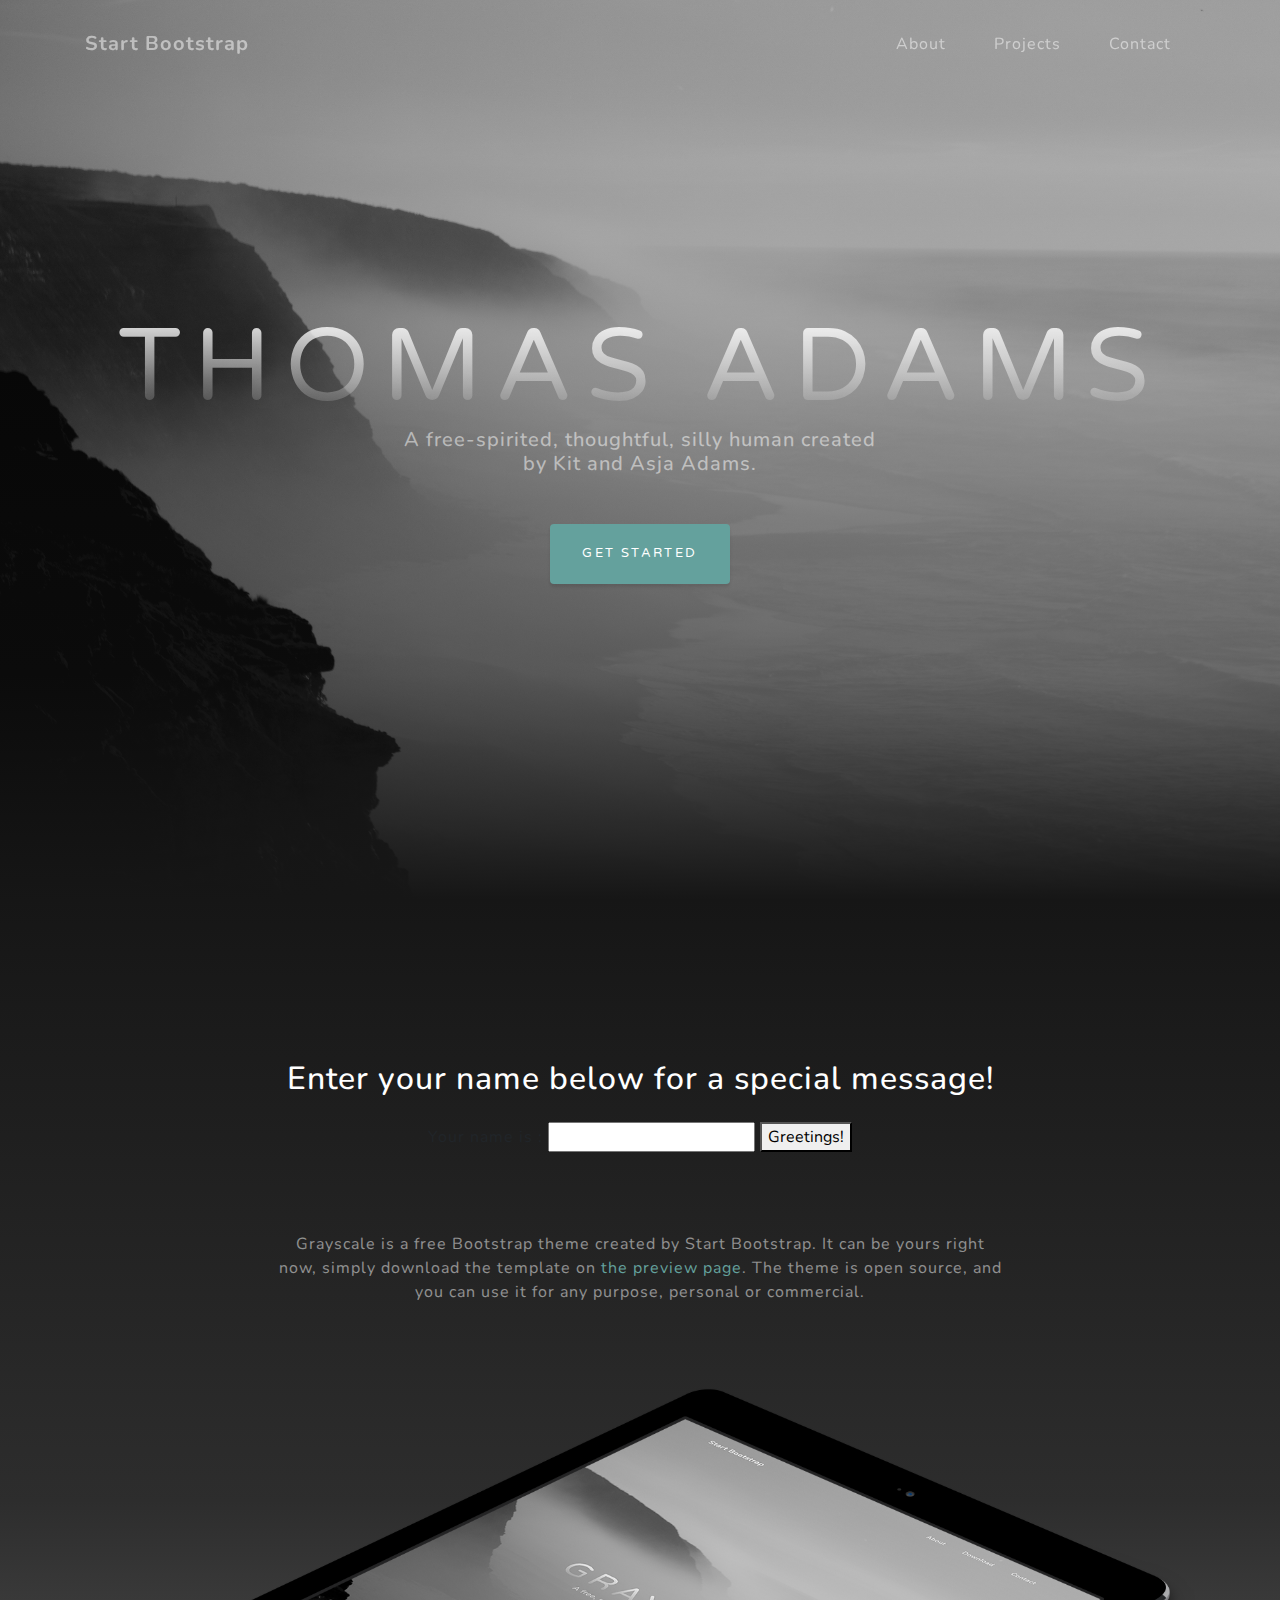
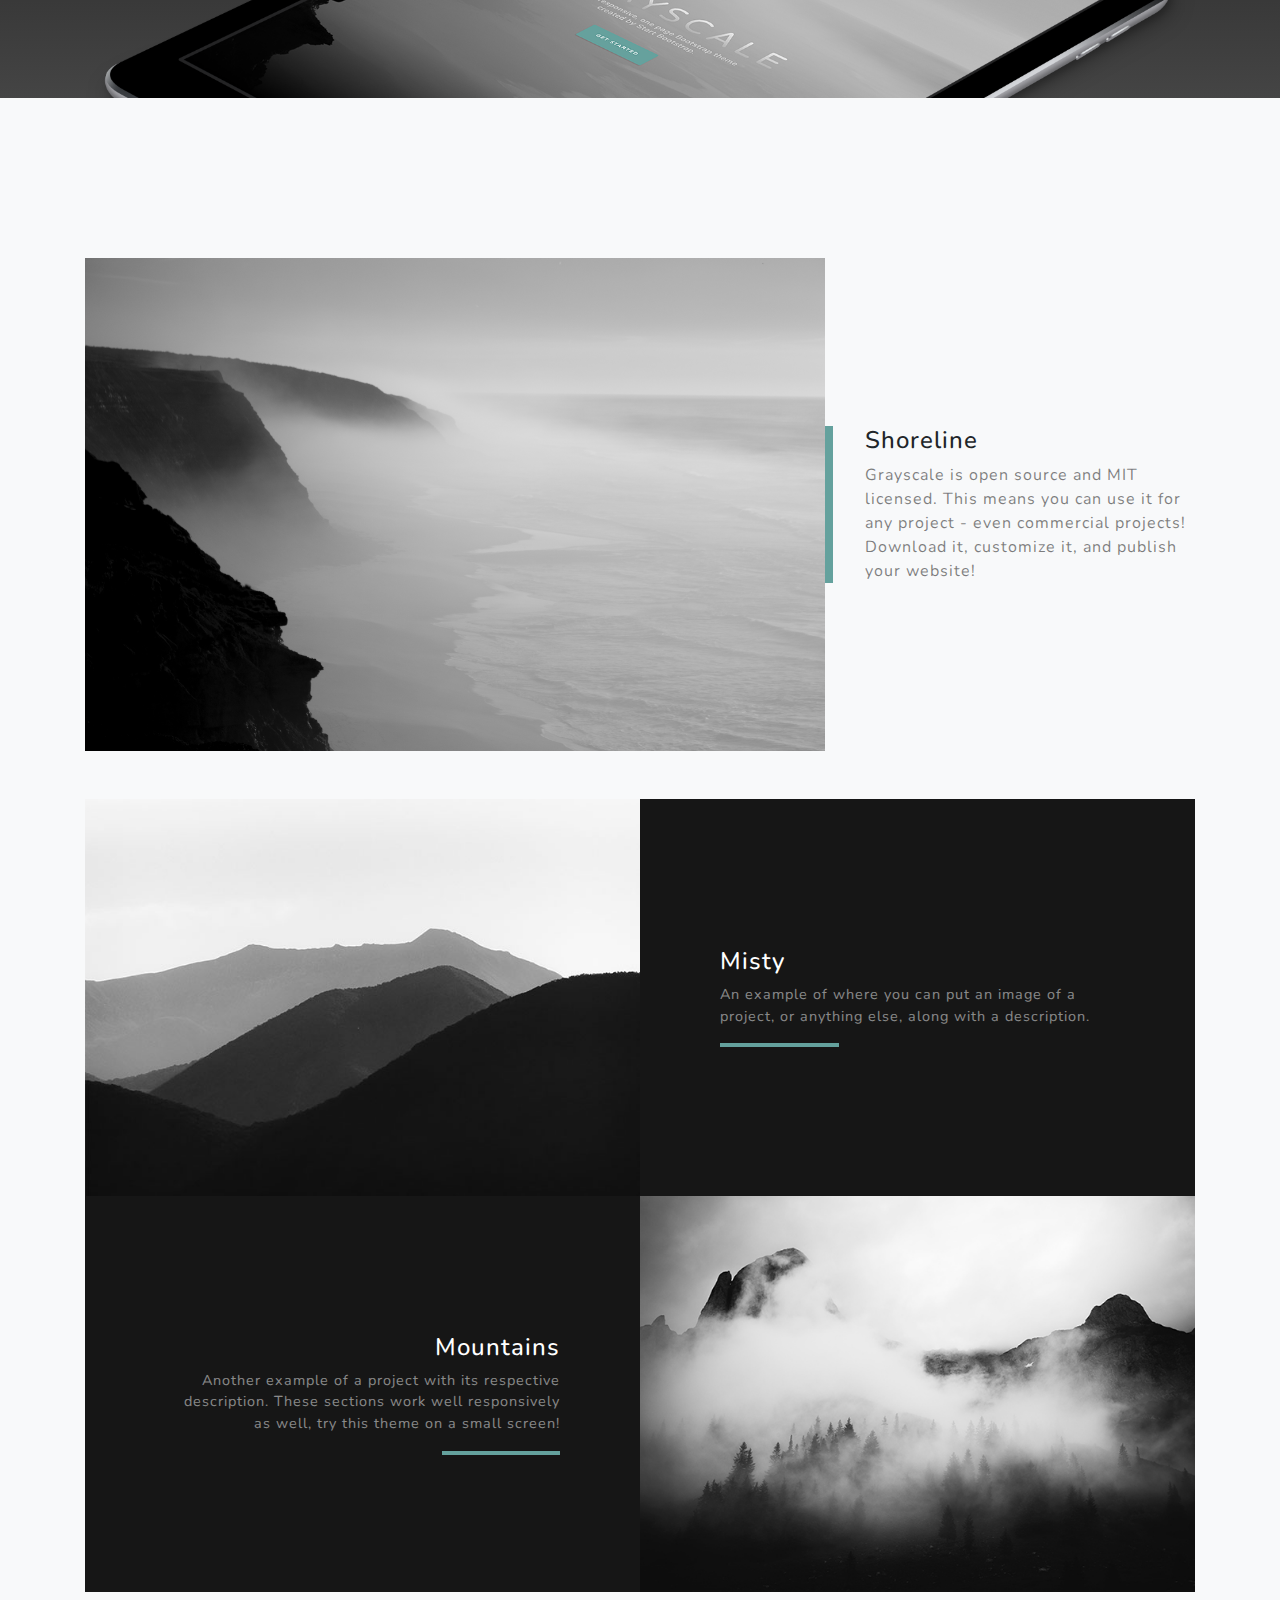
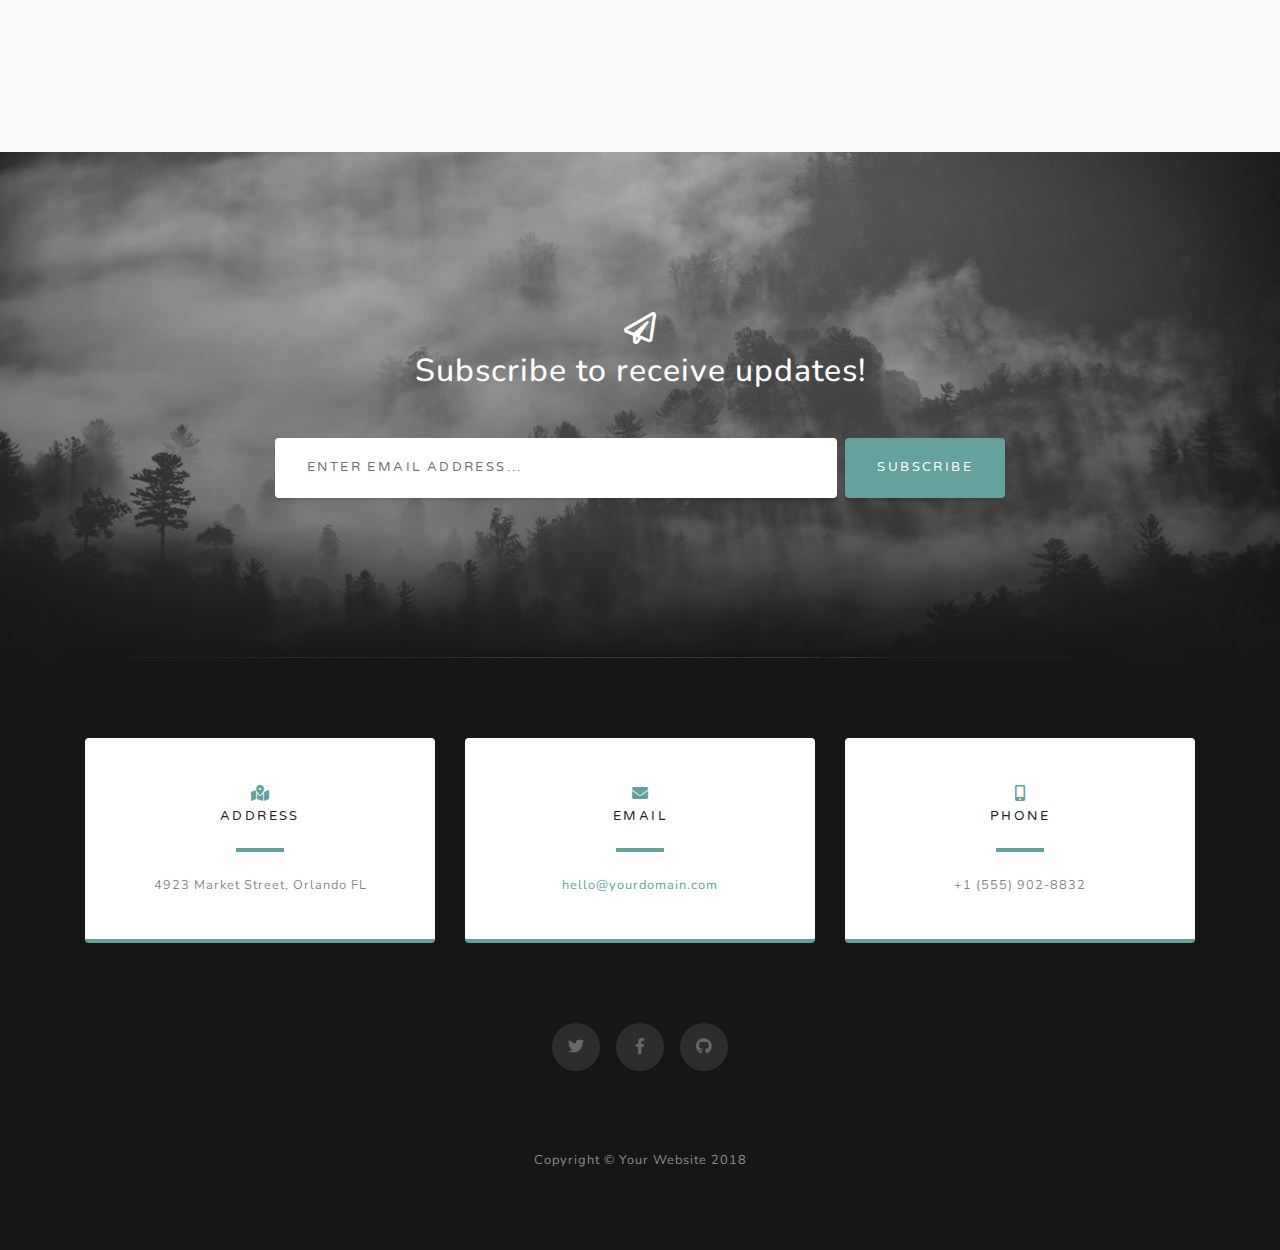
<file: index.html>
<!DOCTYPE html>
<html lang="en">

  <head>

    <meta charset="utf-8">
    <meta name="viewport" content="width=device-width, initial-scale=1, shrink-to-fit=no">
    <meta name="description" content="">
    <meta name="author" content="">
    <script type="text/javascript" src="src/brython.js"></script>

    <title>Grayscale - Start Bootstrap Theme</title>

    <!-- Bootstrap core CSS -->
    <link href="vendor/bootstrap/css/bootstrap.min.css" rel="stylesheet">

    <!-- Custom fonts for this template -->
    <link href="vendor/fontawesome-free/css/all.min.css" rel="stylesheet">
    <link href="https://fonts.googleapis.com/css?family=Varela+Round" rel="stylesheet">
    <link href="https://fonts.googleapis.com/css?family=Nunito:200,200i,300,300i,400,400i,600,600i,700,700i,800,800i,900,900i" rel="stylesheet">

    <!-- Custom styles for this template -->
    <link href="css/grayscale.min.css" rel="stylesheet">
    <script type="text/python">
    from browser import document, alert

    def echo(ev):
        acceptable_names = [
            'Brett', 'David', 'Liz', 'Emily', 'Ethan',
            'Jakub', 'Joe', 'Leanne', 'Lindsey', 'Lili',
            'Mathias', 'Nick', 'Olga', 'Ryan', 'Sumair',
            'Thomas', 'Alex', 'Chelsea', 'Gabe', 'Jordan',
            'Jack', 'Matt', 'Miles', 'Robert', 'Mossy'
            ]
        if document["zone"].value in acceptable_names:
            alert("Hello, {}!".format(document["zone"].value))
        else:
            alert("Sorry, {}, the Greetings functionality is for members only...".format(document["zone"].value))

    document["test"].bind("click", echo)
    </script>
  </head>

  <body id="page-top" onload="brython(1)">

    <!-- Navigation -->
    <nav class="navbar navbar-expand-lg navbar-light fixed-top" id="mainNav">
      <div class="container">
        <a class="navbar-brand js-scroll-trigger" href="#page-top">Start Bootstrap</a>
        <button class="navbar-toggler navbar-toggler-right" type="button" data-toggle="collapse" data-target="#navbarResponsive" aria-controls="navbarResponsive" aria-expanded="false" aria-label="Toggle navigation">
          Menu
          <i class="fas fa-bars"></i>
        </button>
        <div class="collapse navbar-collapse" id="navbarResponsive">
          <ul class="navbar-nav ml-auto">
            <li class="nav-item">
              <a class="nav-link js-scroll-trigger" href="#about">About</a>
            </li>
            <li class="nav-item">
              <a class="nav-link js-scroll-trigger" href="#projects">Projects</a>
            </li>
            <li class="nav-item">
              <a class="nav-link js-scroll-trigger" href="#signup">Contact</a>
            </li>
          </ul>
        </div>
      </div>
    </nav>

    <!-- Header -->
    <header class="masthead">
      <div class="container d-flex h-100 align-items-center">
        <div class="mx-auto text-center">
          <h1 class="mx-auto my-0 text-uppercase">Thomas Adams</h1>
          <h2 class="text-white-50 mx-auto mt-2 mb-5">A free-spirited, thoughtful, silly human created by Kit and Asja Adams.</h2>
          <a href="#about" class="btn btn-primary js-scroll-trigger">Get Started</a>
        </div>
      </div>
    </header>

    <!-- About Section -->
    <section id="about" class="about-section text-center">
      <div class="container">
        <div class="row">
          <div class="col-lg-8 mx-auto">
            <h2 class="text-white mb-4">Enter your name below for a special message!</h2>
            <p>Your name is : <input id="zone" autocomplete="off">
            <button id="test">Greetings!</button></p>
            <p class="text-white-50">Grayscale is a free Bootstrap theme created by Start Bootstrap. It can be yours right now, simply download the template on
              <a href="http://startbootstrap.com/template-overviews/grayscale/">the preview page</a>. The theme is open source, and you can use it for any purpose, personal or commercial.</p>
          </div>
        </div>
        <img src="img/ipad.png" class="img-fluid" alt="">
      </div>
    </section>

    <!-- Projects Section -->
    <section id="projects" class="projects-section bg-light">
      <div class="container">

        <!-- Featured Project Row -->
        <div class="row align-items-center no-gutters mb-4 mb-lg-5">
          <div class="col-xl-8 col-lg-7">
            <img class="img-fluid mb-3 mb-lg-0" src="img/bg-masthead.jpg" alt="">
          </div>
          <div class="col-xl-4 col-lg-5">
            <div class="featured-text text-center text-lg-left">
              <h4>Shoreline</h4>
              <p class="text-black-50 mb-0">Grayscale is open source and MIT licensed. This means you can use it for any project - even commercial projects! Download it, customize it, and publish your website!</p>
            </div>
          </div>
        </div>

        <!-- Project One Row -->
        <div class="row justify-content-center no-gutters mb-5 mb-lg-0">
          <div class="col-lg-6">
            <img class="img-fluid" src="img/demo-image-01.jpg" alt="">
          </div>
          <div class="col-lg-6">
            <div class="bg-black text-center h-100 project">
              <div class="d-flex h-100">
                <div class="project-text w-100 my-auto text-center text-lg-left">
                  <h4 class="text-white">Misty</h4>
                  <p class="mb-0 text-white-50">An example of where you can put an image of a project, or anything else, along with a description.</p>
                  <hr class="d-none d-lg-block mb-0 ml-0">
                </div>
              </div>
            </div>
          </div>
        </div>

        <!-- Project Two Row -->
        <div class="row justify-content-center no-gutters">
          <div class="col-lg-6">
            <img class="img-fluid" src="img/demo-image-02.jpg" alt="">
          </div>
          <div class="col-lg-6 order-lg-first">
            <div class="bg-black text-center h-100 project">
              <div class="d-flex h-100">
                <div class="project-text w-100 my-auto text-center text-lg-right">
                  <h4 class="text-white">Mountains</h4>
                  <p class="mb-0 text-white-50">Another example of a project with its respective description. These sections work well responsively as well, try this theme on a small screen!</p>
                  <hr class="d-none d-lg-block mb-0 mr-0">
                </div>
              </div>
            </div>
          </div>
        </div>

      </div>
    </section>

    <!-- Signup Section -->
    <section id="signup" class="signup-section">
      <div class="container">
        <div class="row">
          <div class="col-md-10 col-lg-8 mx-auto text-center">

            <i class="far fa-paper-plane fa-2x mb-2 text-white"></i>
            <h2 class="text-white mb-5">Subscribe to receive updates!</h2>

            <form class="form-inline d-flex">
              <input type="email" class="form-control flex-fill mr-0 mr-sm-2 mb-3 mb-sm-0" id="inputEmail" placeholder="Enter email address...">
              <button type="submit" class="btn btn-primary mx-auto">Subscribe</button>
            </form>

          </div>
        </div>
      </div>
    </section>

    <!-- Contact Section -->
    <section class="contact-section bg-black">
      <div class="container">

        <div class="row">

          <div class="col-md-4 mb-3 mb-md-0">
            <div class="card py-4 h-100">
              <div class="card-body text-center">
                <i class="fas fa-map-marked-alt text-primary mb-2"></i>
                <h4 class="text-uppercase m-0">Address</h4>
                <hr class="my-4">
                <div class="small text-black-50">4923 Market Street, Orlando FL</div>
              </div>
            </div>
          </div>

          <div class="col-md-4 mb-3 mb-md-0">
            <div class="card py-4 h-100">
              <div class="card-body text-center">
                <i class="fas fa-envelope text-primary mb-2"></i>
                <h4 class="text-uppercase m-0">Email</h4>
                <hr class="my-4">
                <div class="small text-black-50">
                  <a href="#">hello@yourdomain.com</a>
                </div>
              </div>
            </div>
          </div>

          <div class="col-md-4 mb-3 mb-md-0">
            <div class="card py-4 h-100">
              <div class="card-body text-center">
                <i class="fas fa-mobile-alt text-primary mb-2"></i>
                <h4 class="text-uppercase m-0">Phone</h4>
                <hr class="my-4">
                <div class="small text-black-50">+1 (555) 902-8832</div>
              </div>
            </div>
          </div>
        </div>

        <div class="social d-flex justify-content-center">
          <a href="#" class="mx-2">
            <i class="fab fa-twitter"></i>
          </a>
          <a href="#" class="mx-2">
            <i class="fab fa-facebook-f"></i>
          </a>
          <a href="#" class="mx-2">
            <i class="fab fa-github"></i>
          </a>
        </div>

      </div>
    </section>

    <!-- Footer -->
    <footer class="bg-black small text-center text-white-50">
      <div class="container">
        Copyright &copy; Your Website 2018
      </div>
    </footer>

    <!-- Bootstrap core JavaScript -->
    <script src="vendor/jquery/jquery.min.js"></script>
    <script src="vendor/bootstrap/js/bootstrap.bundle.min.js"></script>

    <!-- Plugin JavaScript -->
    <script src="vendor/jquery-easing/jquery.easing.min.js"></script>

    <!-- Custom scripts for this template -->
    <script src="js/grayscale.min.js"></script>

  </body>

</html>
</file>
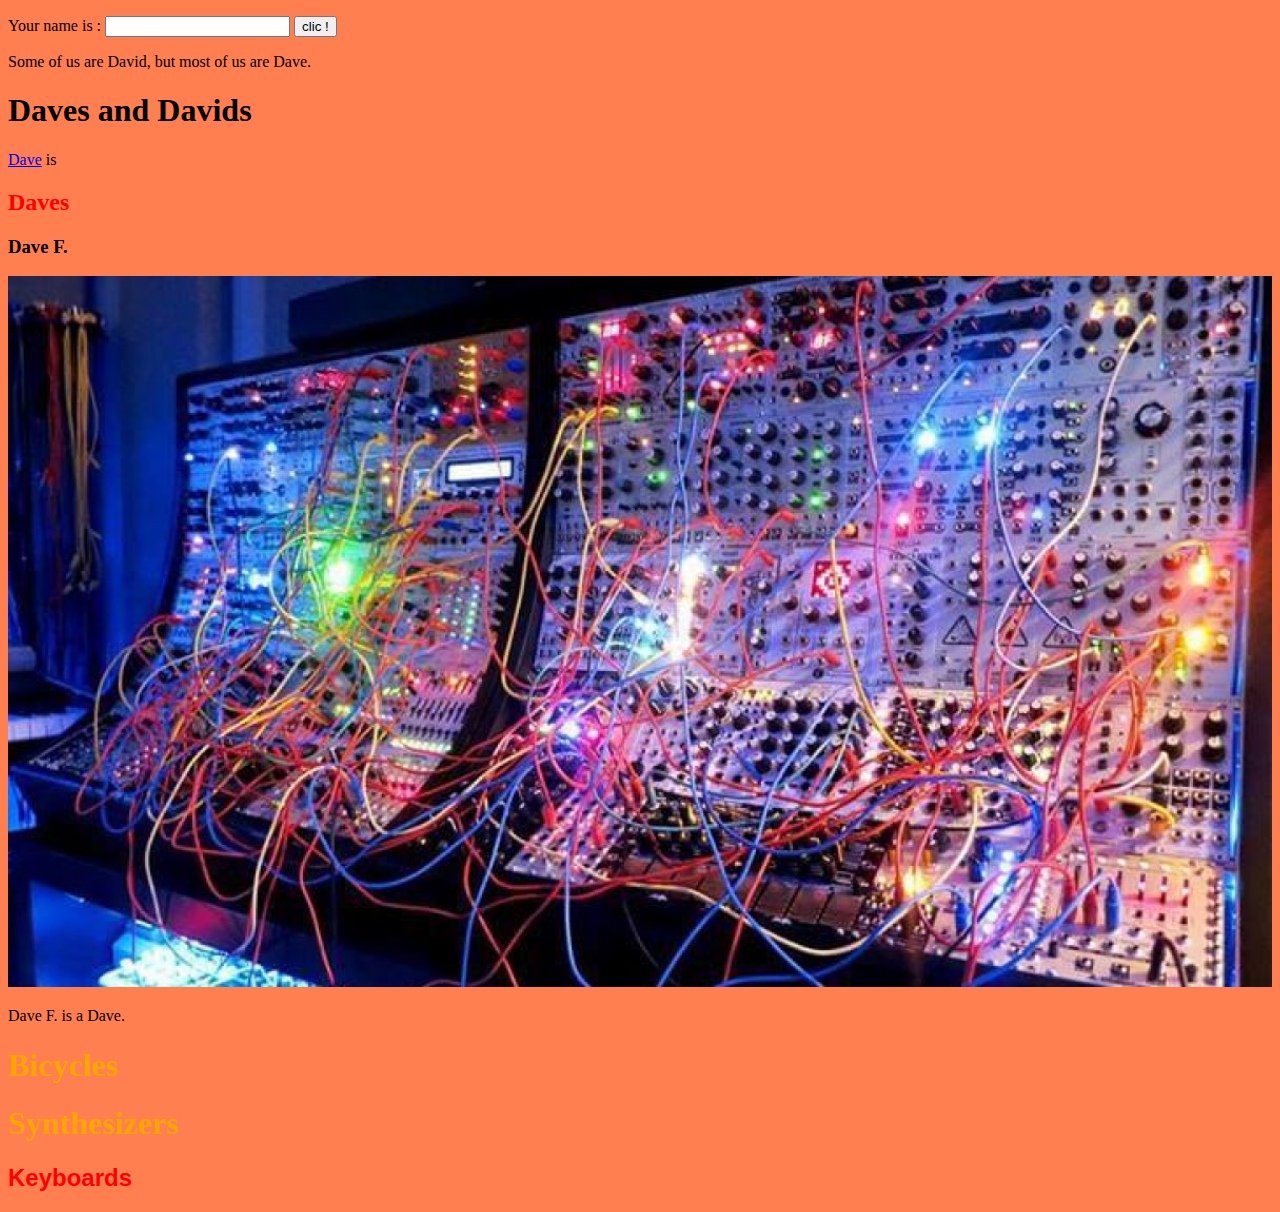
<file: pre-index.html>
<!DOCTYPE html>
<html>
	<head>
		<title>Daves I Know</title>
        <link rel="stylesheet" type="text/css" href="index.css"> </link>
        <meta name="description" content="An exploration of Daves">
        <meta name="keywords" content="Daves,Dave">
        <meta charset="iso-8859-1">
        <script type="text/javascript" src="src/brython.js"></script>
	</head>
	<body onload="brython(1)">

        <script type="text/python">
        from browser import document, alert

        def echo(ev):
            acceptable_names = [
                'Brett', 'David', 'Liz', 'Emily', 'Ethan',
                'Jakub', 'Joe', 'Leanne', 'Lindsey', 'Lili',
                'Mathias', 'Nick', 'Olga', 'Ryan', 'Sumair',
                'Thomas', 'Alex', 'Chelsea', 'Gabe', 'Jordan',
                'Jack', 'Matt', 'Miles', 'Robert', 'Mossy'
                ]
            if document["zone"].value in acceptable_names:
                alert("Hello, {}!".format(document["zone"].value))
            else:
                alert("Go away, {}!".format(document["zone"].value))

        document["test"].bind("click", echo)
        </script>
        <p>Your name is : <input id="zone" autocomplete="off">
        <button id="test">clic !</button></p>

		<p>Some of us are David, but most of us are Dave.</p>
		<p><h1>Daves and Davids</h1><a href="https://www.youtube.com/watch?v=8nvzEqsZIGo">Dave</a> is</p>
		<h2 style="color:red">Daves</h2>
		<h3>Dave F.</h3>
        <img src="img/modular-synthiness.jpg">
		<p>Dave F. is a Dave.</p>
        <h1 class="species">Bicycles</h1>
        <h1 class="species">Synthesizers</h1>
        <h2 class="size">Keyboards</h2>
	</body>
</html>
</file>
<file: index.css>
body {background: coral;}
h1.species {color: orange !important}
h2.size {font-family: arial,sans-serif; color: red !important}
img {width: 100%}
</file>
<file: vendor/fontawesome-free/css/all.min.css>
/*!
 * Font Awesome Free 5.3.1 by @fontawesome - https://fontawesome.com
 * License - https://fontawesome.com/license/free (Icons: CC BY 4.0, Fonts: SIL OFL 1.1, Code: MIT License)
 */
.fa,.fab,.fal,.far,.fas{-moz-osx-font-smoothing:grayscale;-webkit-font-smoothing:antialiased;display:inline-block;font-style:normal;font-variant:normal;text-rendering:auto;line-height:1}.fa-lg{font-size:1.33333em;line-height:.75em;vertical-align:-.0667em}.fa-xs{font-size:.75em}.fa-sm{font-size:.875em}.fa-1x{font-size:1em}.fa-2x{font-size:2em}.fa-3x{font-size:3em}.fa-4x{font-size:4em}.fa-5x{font-size:5em}.fa-6x{font-size:6em}.fa-7x{font-size:7em}.fa-8x{font-size:8em}.fa-9x{font-size:9em}.fa-10x{font-size:10em}.fa-fw{text-align:center;width:1.25em}.fa-ul{list-style-type:none;margin-left:2.5em;padding-left:0}.fa-ul>li{position:relative}.fa-li{left:-2em;position:absolute;text-align:center;width:2em;line-height:inherit}.fa-border{border:.08em solid #eee;border-radius:.1em;padding:.2em .25em .15em}.fa-pull-left{float:left}.fa-pull-right{float:right}.fa.fa-pull-left,.fab.fa-pull-left,.fal.fa-pull-left,.far.fa-pull-left,.fas.fa-pull-left{margin-right:.3em}.fa.fa-pull-right,.fab.fa-pull-right,.fal.fa-pull-right,.far.fa-pull-right,.fas.fa-pull-right{margin-left:.3em}.fa-spin{animation:fa-spin 2s infinite linear}.fa-pulse{animation:fa-spin 1s infinite steps(8)}@keyframes fa-spin{0%{transform:rotate(0deg)}to{transform:rotate(1turn)}}.fa-rotate-90{-ms-filter:"progid:DXImageTransform.Microsoft.BasicImage(rotation=1)";transform:rotate(90deg)}.fa-rotate-180{-ms-filter:"progid:DXImageTransform.Microsoft.BasicImage(rotation=2)";transform:rotate(180deg)}.fa-rotate-270{-ms-filter:"progid:DXImageTransform.Microsoft.BasicImage(rotation=3)";transform:rotate(270deg)}.fa-flip-horizontal{-ms-filter:"progid:DXImageTransform.Microsoft.BasicImage(rotation=0, mirror=1)";transform:scaleX(-1)}.fa-flip-vertical{transform:scaleY(-1)}.fa-flip-horizontal.fa-flip-vertical,.fa-flip-vertical{-ms-filter:"progid:DXImageTransform.Microsoft.BasicImage(rotation=2, mirror=1)"}.fa-flip-horizontal.fa-flip-vertical{transform:scale(-1)}:root .fa-flip-horizontal,:root .fa-flip-vertical,:root .fa-rotate-90,:root .fa-rotate-180,:root .fa-rotate-270{-webkit-filter:none;filter:none}.fa-stack{display:inline-block;height:2em;line-height:2em;position:relative;vertical-align:middle;width:2em}.fa-stack-1x,.fa-stack-2x{left:0;position:absolute;text-align:center;width:100%}.fa-stack-1x{line-height:inherit}.fa-stack-2x{font-size:2em}.fa-inverse{color:#fff}.fa-500px:before{content:"\f26e"}.fa-accessible-icon:before{content:"\f368"}.fa-accusoft:before{content:"\f369"}.fa-ad:before{content:"\f641"}.fa-address-book:before{content:"\f2b9"}.fa-address-card:before{content:"\f2bb"}.fa-adjust:before{content:"\f042"}.fa-adn:before{content:"\f170"}.fa-adversal:before{content:"\f36a"}.fa-affiliatetheme:before{content:"\f36b"}.fa-air-freshener:before{content:"\f5d0"}.fa-algolia:before{content:"\f36c"}.fa-align-center:before{content:"\f037"}.fa-align-justify:before{content:"\f039"}.fa-align-left:before{content:"\f036"}.fa-align-right:before{content:"\f038"}.fa-alipay:before{content:"\f642"}.fa-allergies:before{content:"\f461"}.fa-amazon:before{content:"\f270"}.fa-amazon-pay:before{content:"\f42c"}.fa-ambulance:before{content:"\f0f9"}.fa-american-sign-language-interpreting:before{content:"\f2a3"}.fa-amilia:before{content:"\f36d"}.fa-anchor:before{content:"\f13d"}.fa-android:before{content:"\f17b"}.fa-angellist:before{content:"\f209"}.fa-angle-double-down:before{content:"\f103"}.fa-angle-double-left:before{content:"\f100"}.fa-angle-double-right:before{content:"\f101"}.fa-angle-double-up:before{content:"\f102"}.fa-angle-down:before{content:"\f107"}.fa-angle-left:before{content:"\f104"}.fa-angle-right:before{content:"\f105"}.fa-angle-up:before{content:"\f106"}.fa-angry:before{content:"\f556"}.fa-angrycreative:before{content:"\f36e"}.fa-angular:before{content:"\f420"}.fa-ankh:before{content:"\f644"}.fa-app-store:before{content:"\f36f"}.fa-app-store-ios:before{content:"\f370"}.fa-apper:before{content:"\f371"}.fa-apple:before{content:"\f179"}.fa-apple-alt:before{content:"\f5d1"}.fa-apple-pay:before{content:"\f415"}.fa-archive:before{content:"\f187"}.fa-archway:before{content:"\f557"}.fa-arrow-alt-circle-down:before{content:"\f358"}.fa-arrow-alt-circle-left:before{content:"\f359"}.fa-arrow-alt-circle-right:before{content:"\f35a"}.fa-arrow-alt-circle-up:before{content:"\f35b"}.fa-arrow-circle-down:before{content:"\f0ab"}.fa-arrow-circle-left:before{content:"\f0a8"}.fa-arrow-circle-right:before{content:"\f0a9"}.fa-arrow-circle-up:before{content:"\f0aa"}.fa-arrow-down:before{content:"\f063"}.fa-arrow-left:before{content:"\f060"}.fa-arrow-right:before{content:"\f061"}.fa-arrow-up:before{content:"\f062"}.fa-arrows-alt:before{content:"\f0b2"}.fa-arrows-alt-h:before{content:"\f337"}.fa-arrows-alt-v:before{content:"\f338"}.fa-assistive-listening-systems:before{content:"\f2a2"}.fa-asterisk:before{content:"\f069"}.fa-asymmetrik:before{content:"\f372"}.fa-at:before{content:"\f1fa"}.fa-atlas:before{content:"\f558"}.fa-atom:before{content:"\f5d2"}.fa-audible:before{content:"\f373"}.fa-audio-description:before{content:"\f29e"}.fa-autoprefixer:before{content:"\f41c"}.fa-avianex:before{content:"\f374"}.fa-aviato:before{content:"\f421"}.fa-award:before{content:"\f559"}.fa-aws:before{content:"\f375"}.fa-backspace:before{content:"\f55a"}.fa-backward:before{content:"\f04a"}.fa-balance-scale:before{content:"\f24e"}.fa-ban:before{content:"\f05e"}.fa-band-aid:before{content:"\f462"}.fa-bandcamp:before{content:"\f2d5"}.fa-barcode:before{content:"\f02a"}.fa-bars:before{content:"\f0c9"}.fa-baseball-ball:before{content:"\f433"}.fa-basketball-ball:before{content:"\f434"}.fa-bath:before{content:"\f2cd"}.fa-battery-empty:before{content:"\f244"}.fa-battery-full:before{content:"\f240"}.fa-battery-half:before{content:"\f242"}.fa-battery-quarter:before{content:"\f243"}.fa-battery-three-quarters:before{content:"\f241"}.fa-bed:before{content:"\f236"}.fa-beer:before{content:"\f0fc"}.fa-behance:before{content:"\f1b4"}.fa-behance-square:before{content:"\f1b5"}.fa-bell:before{content:"\f0f3"}.fa-bell-slash:before{content:"\f1f6"}.fa-bezier-curve:before{content:"\f55b"}.fa-bible:before{content:"\f647"}.fa-bicycle:before{content:"\f206"}.fa-bimobject:before{content:"\f378"}.fa-binoculars:before{content:"\f1e5"}.fa-birthday-cake:before{content:"\f1fd"}.fa-bitbucket:before{content:"\f171"}.fa-bitcoin:before{content:"\f379"}.fa-bity:before{content:"\f37a"}.fa-black-tie:before{content:"\f27e"}.fa-blackberry:before{content:"\f37b"}.fa-blender:before{content:"\f517"}.fa-blind:before{content:"\f29d"}.fa-blogger:before{content:"\f37c"}.fa-blogger-b:before{content:"\f37d"}.fa-bluetooth:before{content:"\f293"}.fa-bluetooth-b:before{content:"\f294"}.fa-bold:before{content:"\f032"}.fa-bolt:before{content:"\f0e7"}.fa-bomb:before{content:"\f1e2"}.fa-bone:before{content:"\f5d7"}.fa-bong:before{content:"\f55c"}.fa-book:before{content:"\f02d"}.fa-book-open:before{content:"\f518"}.fa-book-reader:before{content:"\f5da"}.fa-bookmark:before{content:"\f02e"}.fa-bowling-ball:before{content:"\f436"}.fa-box:before{content:"\f466"}.fa-box-open:before{content:"\f49e"}.fa-boxes:before{content:"\f468"}.fa-braille:before{content:"\f2a1"}.fa-brain:before{content:"\f5dc"}.fa-briefcase:before{content:"\f0b1"}.fa-briefcase-medical:before{content:"\f469"}.fa-broadcast-tower:before{content:"\f519"}.fa-broom:before{content:"\f51a"}.fa-brush:before{content:"\f55d"}.fa-btc:before{content:"\f15a"}.fa-bug:before{content:"\f188"}.fa-building:before{content:"\f1ad"}.fa-bullhorn:before{content:"\f0a1"}.fa-bullseye:before{content:"\f140"}.fa-burn:before{content:"\f46a"}.fa-buromobelexperte:before{content:"\f37f"}.fa-bus:before{content:"\f207"}.fa-bus-alt:before{content:"\f55e"}.fa-business-time:before{content:"\f64a"}.fa-buysellads:before{content:"\f20d"}.fa-calculator:before{content:"\f1ec"}.fa-calendar:before{content:"\f133"}.fa-calendar-alt:before{content:"\f073"}.fa-calendar-check:before{content:"\f274"}.fa-calendar-minus:before{content:"\f272"}.fa-calendar-plus:before{content:"\f271"}.fa-calendar-times:before{content:"\f273"}.fa-camera:before{content:"\f030"}.fa-camera-retro:before{content:"\f083"}.fa-cannabis:before{content:"\f55f"}.fa-capsules:before{content:"\f46b"}.fa-car:before{content:"\f1b9"}.fa-car-alt:before{content:"\f5de"}.fa-car-battery:before{content:"\f5df"}.fa-car-crash:before{content:"\f5e1"}.fa-car-side:before{content:"\f5e4"}.fa-caret-down:before{content:"\f0d7"}.fa-caret-left:before{content:"\f0d9"}.fa-caret-right:before{content:"\f0da"}.fa-caret-square-down:before{content:"\f150"}.fa-caret-square-left:before{content:"\f191"}.fa-caret-square-right:before{content:"\f152"}.fa-caret-square-up:before{content:"\f151"}.fa-caret-up:before{content:"\f0d8"}.fa-cart-arrow-down:before{content:"\f218"}.fa-cart-plus:before{content:"\f217"}.fa-cc-amazon-pay:before{content:"\f42d"}.fa-cc-amex:before{content:"\f1f3"}.fa-cc-apple-pay:before{content:"\f416"}.fa-cc-diners-club:before{content:"\f24c"}.fa-cc-discover:before{content:"\f1f2"}.fa-cc-jcb:before{content:"\f24b"}.fa-cc-mastercard:before{content:"\f1f1"}.fa-cc-paypal:before{content:"\f1f4"}.fa-cc-stripe:before{content:"\f1f5"}.fa-cc-visa:before{content:"\f1f0"}.fa-centercode:before{content:"\f380"}.fa-certificate:before{content:"\f0a3"}.fa-chalkboard:before{content:"\f51b"}.fa-chalkboard-teacher:before{content:"\f51c"}.fa-charging-station:before{content:"\f5e7"}.fa-chart-area:before{content:"\f1fe"}.fa-chart-bar:before{content:"\f080"}.fa-chart-line:before{content:"\f201"}.fa-chart-pie:before{content:"\f200"}.fa-check:before{content:"\f00c"}.fa-check-circle:before{content:"\f058"}.fa-check-double:before{content:"\f560"}.fa-check-square:before{content:"\f14a"}.fa-chess:before{content:"\f439"}.fa-chess-bishop:before{content:"\f43a"}.fa-chess-board:before{content:"\f43c"}.fa-chess-king:before{content:"\f43f"}.fa-chess-knight:before{content:"\f441"}.fa-chess-pawn:before{content:"\f443"}.fa-chess-queen:before{content:"\f445"}.fa-chess-rook:before{content:"\f447"}.fa-chevron-circle-down:before{content:"\f13a"}.fa-chevron-circle-left:before{content:"\f137"}.fa-chevron-circle-right:before{content:"\f138"}.fa-chevron-circle-up:before{content:"\f139"}.fa-chevron-down:before{content:"\f078"}.fa-chevron-left:before{content:"\f053"}.fa-chevron-right:before{content:"\f054"}.fa-chevron-up:before{content:"\f077"}.fa-child:before{content:"\f1ae"}.fa-chrome:before{content:"\f268"}.fa-church:before{content:"\f51d"}.fa-circle:before{content:"\f111"}.fa-circle-notch:before{content:"\f1ce"}.fa-city:before{content:"\f64f"}.fa-clipboard:before{content:"\f328"}.fa-clipboard-check:before{content:"\f46c"}.fa-clipboard-list:before{content:"\f46d"}.fa-clock:before{content:"\f017"}.fa-clone:before{content:"\f24d"}.fa-closed-captioning:before{content:"\f20a"}.fa-cloud:before{content:"\f0c2"}.fa-cloud-download-alt:before{content:"\f381"}.fa-cloud-upload-alt:before{content:"\f382"}.fa-cloudscale:before{content:"\f383"}.fa-cloudsmith:before{content:"\f384"}.fa-cloudversify:before{content:"\f385"}.fa-cocktail:before{content:"\f561"}.fa-code:before{content:"\f121"}.fa-code-branch:before{content:"\f126"}.fa-codepen:before{content:"\f1cb"}.fa-codiepie:before{content:"\f284"}.fa-coffee:before{content:"\f0f4"}.fa-cog:before{content:"\f013"}.fa-cogs:before{content:"\f085"}.fa-coins:before{content:"\f51e"}.fa-columns:before{content:"\f0db"}.fa-comment:before{content:"\f075"}.fa-comment-alt:before{content:"\f27a"}.fa-comment-dollar:before{content:"\f651"}.fa-comment-dots:before{content:"\f4ad"}.fa-comment-slash:before{content:"\f4b3"}.fa-comments:before{content:"\f086"}.fa-comments-dollar:before{content:"\f653"}.fa-compact-disc:before{content:"\f51f"}.fa-compass:before{content:"\f14e"}.fa-compress:before{content:"\f066"}.fa-concierge-bell:before{content:"\f562"}.fa-connectdevelop:before{content:"\f20e"}.fa-contao:before{content:"\f26d"}.fa-cookie:before{content:"\f563"}.fa-cookie-bite:before{content:"\f564"}.fa-copy:before{content:"\f0c5"}.fa-copyright:before{content:"\f1f9"}.fa-couch:before{content:"\f4b8"}.fa-cpanel:before{content:"\f388"}.fa-creative-commons:before{content:"\f25e"}.fa-creative-commons-by:before{content:"\f4e7"}.fa-creative-commons-nc:before{content:"\f4e8"}.fa-creative-commons-nc-eu:before{content:"\f4e9"}.fa-creative-commons-nc-jp:before{content:"\f4ea"}.fa-creative-commons-nd:before{content:"\f4eb"}.fa-creative-commons-pd:before{content:"\f4ec"}.fa-creative-commons-pd-alt:before{content:"\f4ed"}.fa-creative-commons-remix:before{content:"\f4ee"}.fa-creative-commons-sa:before{content:"\f4ef"}.fa-creative-commons-sampling:before{content:"\f4f0"}.fa-creative-commons-sampling-plus:before{content:"\f4f1"}.fa-creative-commons-share:before{content:"\f4f2"}.fa-credit-card:before{content:"\f09d"}.fa-crop:before{content:"\f125"}.fa-crop-alt:before{content:"\f565"}.fa-cross:before{content:"\f654"}.fa-crosshairs:before{content:"\f05b"}.fa-crow:before{content:"\f520"}.fa-crown:before{content:"\f521"}.fa-css3:before{content:"\f13c"}.fa-css3-alt:before{content:"\f38b"}.fa-cube:before{content:"\f1b2"}.fa-cubes:before{content:"\f1b3"}.fa-cut:before{content:"\f0c4"}.fa-cuttlefish:before{content:"\f38c"}.fa-d-and-d:before{content:"\f38d"}.fa-dashcube:before{content:"\f210"}.fa-database:before{content:"\f1c0"}.fa-deaf:before{content:"\f2a4"}.fa-delicious:before{content:"\f1a5"}.fa-deploydog:before{content:"\f38e"}.fa-deskpro:before{content:"\f38f"}.fa-desktop:before{content:"\f108"}.fa-deviantart:before{content:"\f1bd"}.fa-dharmachakra:before{content:"\f655"}.fa-diagnoses:before{content:"\f470"}.fa-dice:before{content:"\f522"}.fa-dice-five:before{content:"\f523"}.fa-dice-four:before{content:"\f524"}.fa-dice-one:before{content:"\f525"}.fa-dice-six:before{content:"\f526"}.fa-dice-three:before{content:"\f527"}.fa-dice-two:before{content:"\f528"}.fa-digg:before{content:"\f1a6"}.fa-digital-ocean:before{content:"\f391"}.fa-digital-tachograph:before{content:"\f566"}.fa-directions:before{content:"\f5eb"}.fa-discord:before{content:"\f392"}.fa-discourse:before{content:"\f393"}.fa-divide:before{content:"\f529"}.fa-dizzy:before{content:"\f567"}.fa-dna:before{content:"\f471"}.fa-dochub:before{content:"\f394"}.fa-docker:before{content:"\f395"}.fa-dollar-sign:before{content:"\f155"}.fa-dolly:before{content:"\f472"}.fa-dolly-flatbed:before{content:"\f474"}.fa-donate:before{content:"\f4b9"}.fa-door-closed:before{content:"\f52a"}.fa-door-open:before{content:"\f52b"}.fa-dot-circle:before{content:"\f192"}.fa-dove:before{content:"\f4ba"}.fa-download:before{content:"\f019"}.fa-draft2digital:before{content:"\f396"}.fa-drafting-compass:before{content:"\f568"}.fa-draw-polygon:before{content:"\f5ee"}.fa-dribbble:before{content:"\f17d"}.fa-dribbble-square:before{content:"\f397"}.fa-dropbox:before{content:"\f16b"}.fa-drum:before{content:"\f569"}.fa-drum-steelpan:before{content:"\f56a"}.fa-drupal:before{content:"\f1a9"}.fa-dumbbell:before{content:"\f44b"}.fa-dyalog:before{content:"\f399"}.fa-earlybirds:before{content:"\f39a"}.fa-ebay:before{content:"\f4f4"}.fa-edge:before{content:"\f282"}.fa-edit:before{content:"\f044"}.fa-eject:before{content:"\f052"}.fa-elementor:before{content:"\f430"}.fa-ellipsis-h:before{content:"\f141"}.fa-ellipsis-v:before{content:"\f142"}.fa-ello:before{content:"\f5f1"}.fa-ember:before{content:"\f423"}.fa-empire:before{content:"\f1d1"}.fa-envelope:before{content:"\f0e0"}.fa-envelope-open:before{content:"\f2b6"}.fa-envelope-open-text:before{content:"\f658"}.fa-envelope-square:before{content:"\f199"}.fa-envira:before{content:"\f299"}.fa-equals:before{content:"\f52c"}.fa-eraser:before{content:"\f12d"}.fa-erlang:before{content:"\f39d"}.fa-ethereum:before{content:"\f42e"}.fa-etsy:before{content:"\f2d7"}.fa-euro-sign:before{content:"\f153"}.fa-exchange-alt:before{content:"\f362"}.fa-exclamation:before{content:"\f12a"}.fa-exclamation-circle:before{content:"\f06a"}.fa-exclamation-triangle:before{content:"\f071"}.fa-expand:before{content:"\f065"}.fa-expand-arrows-alt:before{content:"\f31e"}.fa-expeditedssl:before{content:"\f23e"}.fa-external-link-alt:before{content:"\f35d"}.fa-external-link-square-alt:before{content:"\f360"}.fa-eye:before{content:"\f06e"}.fa-eye-dropper:before{content:"\f1fb"}.fa-eye-slash:before{content:"\f070"}.fa-facebook:before{content:"\f09a"}.fa-facebook-f:before{content:"\f39e"}.fa-facebook-messenger:before{content:"\f39f"}.fa-facebook-square:before{content:"\f082"}.fa-fast-backward:before{content:"\f049"}.fa-fast-forward:before{content:"\f050"}.fa-fax:before{content:"\f1ac"}.fa-feather:before{content:"\f52d"}.fa-feather-alt:before{content:"\f56b"}.fa-female:before{content:"\f182"}.fa-fighter-jet:before{content:"\f0fb"}.fa-file:before{content:"\f15b"}.fa-file-alt:before{content:"\f15c"}.fa-file-archive:before{content:"\f1c6"}.fa-file-audio:before{content:"\f1c7"}.fa-file-code:before{content:"\f1c9"}.fa-file-contract:before{content:"\f56c"}.fa-file-download:before{content:"\f56d"}.fa-file-excel:before{content:"\f1c3"}.fa-file-export:before{content:"\f56e"}.fa-file-image:before{content:"\f1c5"}.fa-file-import:before{content:"\f56f"}.fa-file-invoice:before{content:"\f570"}.fa-file-invoice-dollar:before{content:"\f571"}.fa-file-medical:before{content:"\f477"}.fa-file-medical-alt:before{content:"\f478"}.fa-file-pdf:before{content:"\f1c1"}.fa-file-powerpoint:before{content:"\f1c4"}.fa-file-prescription:before{content:"\f572"}.fa-file-signature:before{content:"\f573"}.fa-file-upload:before{content:"\f574"}.fa-file-video:before{content:"\f1c8"}.fa-file-word:before{content:"\f1c2"}.fa-fill:before{content:"\f575"}.fa-fill-drip:before{content:"\f576"}.fa-film:before{content:"\f008"}.fa-filter:before{content:"\f0b0"}.fa-fingerprint:before{content:"\f577"}.fa-fire:before{content:"\f06d"}.fa-fire-extinguisher:before{content:"\f134"}.fa-firefox:before{content:"\f269"}.fa-first-aid:before{content:"\f479"}.fa-first-order:before{content:"\f2b0"}.fa-first-order-alt:before{content:"\f50a"}.fa-firstdraft:before{content:"\f3a1"}.fa-fish:before{content:"\f578"}.fa-flag:before{content:"\f024"}.fa-flag-checkered:before{content:"\f11e"}.fa-flask:before{content:"\f0c3"}.fa-flickr:before{content:"\f16e"}.fa-flipboard:before{content:"\f44d"}.fa-flushed:before{content:"\f579"}.fa-fly:before{content:"\f417"}.fa-folder:before{content:"\f07b"}.fa-folder-minus:before{content:"\f65d"}.fa-folder-open:before{content:"\f07c"}.fa-folder-plus:before{content:"\f65e"}.fa-font:before{content:"\f031"}.fa-font-awesome:before{content:"\f2b4"}.fa-font-awesome-alt:before{content:"\f35c"}.fa-font-awesome-flag:before{content:"\f425"}.fa-font-awesome-logo-full:before{content:"\f4e6"}.fa-fonticons:before{content:"\f280"}.fa-fonticons-fi:before{content:"\f3a2"}.fa-football-ball:before{content:"\f44e"}.fa-fort-awesome:before{content:"\f286"}.fa-fort-awesome-alt:before{content:"\f3a3"}.fa-forumbee:before{content:"\f211"}.fa-forward:before{content:"\f04e"}.fa-foursquare:before{content:"\f180"}.fa-free-code-camp:before{content:"\f2c5"}.fa-freebsd:before{content:"\f3a4"}.fa-frog:before{content:"\f52e"}.fa-frown:before{content:"\f119"}.fa-frown-open:before{content:"\f57a"}.fa-fulcrum:before{content:"\f50b"}.fa-funnel-dollar:before{content:"\f662"}.fa-futbol:before{content:"\f1e3"}.fa-galactic-republic:before{content:"\f50c"}.fa-galactic-senate:before{content:"\f50d"}.fa-gamepad:before{content:"\f11b"}.fa-gas-pump:before{content:"\f52f"}.fa-gavel:before{content:"\f0e3"}.fa-gem:before{content:"\f3a5"}.fa-genderless:before{content:"\f22d"}.fa-get-pocket:before{content:"\f265"}.fa-gg:before{content:"\f260"}.fa-gg-circle:before{content:"\f261"}.fa-gift:before{content:"\f06b"}.fa-git:before{content:"\f1d3"}.fa-git-square:before{content:"\f1d2"}.fa-github:before{content:"\f09b"}.fa-github-alt:before{content:"\f113"}.fa-github-square:before{content:"\f092"}.fa-gitkraken:before{content:"\f3a6"}.fa-gitlab:before{content:"\f296"}.fa-gitter:before{content:"\f426"}.fa-glass-martini:before{content:"\f000"}.fa-glass-martini-alt:before{content:"\f57b"}.fa-glasses:before{content:"\f530"}.fa-glide:before{content:"\f2a5"}.fa-glide-g:before{content:"\f2a6"}.fa-globe:before{content:"\f0ac"}.fa-globe-africa:before{content:"\f57c"}.fa-globe-americas:before{content:"\f57d"}.fa-globe-asia:before{content:"\f57e"}.fa-gofore:before{content:"\f3a7"}.fa-golf-ball:before{content:"\f450"}.fa-goodreads:before{content:"\f3a8"}.fa-goodreads-g:before{content:"\f3a9"}.fa-google:before{content:"\f1a0"}.fa-google-drive:before{content:"\f3aa"}.fa-google-play:before{content:"\f3ab"}.fa-google-plus:before{content:"\f2b3"}.fa-google-plus-g:before{content:"\f0d5"}.fa-google-plus-square:before{content:"\f0d4"}.fa-google-wallet:before{content:"\f1ee"}.fa-gopuram:before{content:"\f664"}.fa-graduation-cap:before{content:"\f19d"}.fa-gratipay:before{content:"\f184"}.fa-grav:before{content:"\f2d6"}.fa-greater-than:before{content:"\f531"}.fa-greater-than-equal:before{content:"\f532"}.fa-grimace:before{content:"\f57f"}.fa-grin:before{content:"\f580"}.fa-grin-alt:before{content:"\f581"}.fa-grin-beam:before{content:"\f582"}.fa-grin-beam-sweat:before{content:"\f583"}.fa-grin-hearts:before{content:"\f584"}.fa-grin-squint:before{content:"\f585"}.fa-grin-squint-tears:before{content:"\f586"}.fa-grin-stars:before{content:"\f587"}.fa-grin-tears:before{content:"\f588"}.fa-grin-tongue:before{content:"\f589"}.fa-grin-tongue-squint:before{content:"\f58a"}.fa-grin-tongue-wink:before{content:"\f58b"}.fa-grin-wink:before{content:"\f58c"}.fa-grip-horizontal:before{content:"\f58d"}.fa-grip-vertical:before{content:"\f58e"}.fa-gripfire:before{content:"\f3ac"}.fa-grunt:before{content:"\f3ad"}.fa-gulp:before{content:"\f3ae"}.fa-h-square:before{content:"\f0fd"}.fa-hacker-news:before{content:"\f1d4"}.fa-hacker-news-square:before{content:"\f3af"}.fa-hackerrank:before{content:"\f5f7"}.fa-hamsa:before{content:"\f665"}.fa-hand-holding:before{content:"\f4bd"}.fa-hand-holding-heart:before{content:"\f4be"}.fa-hand-holding-usd:before{content:"\f4c0"}.fa-hand-lizard:before{content:"\f258"}.fa-hand-paper:before{content:"\f256"}.fa-hand-peace:before{content:"\f25b"}.fa-hand-point-down:before{content:"\f0a7"}.fa-hand-point-left:before{content:"\f0a5"}.fa-hand-point-right:before{content:"\f0a4"}.fa-hand-point-up:before{content:"\f0a6"}.fa-hand-pointer:before{content:"\f25a"}.fa-hand-rock:before{content:"\f255"}.fa-hand-scissors:before{content:"\f257"}.fa-hand-spock:before{content:"\f259"}.fa-hands:before{content:"\f4c2"}.fa-hands-helping:before{content:"\f4c4"}.fa-handshake:before{content:"\f2b5"}.fa-hashtag:before{content:"\f292"}.fa-haykal:before{content:"\f666"}.fa-hdd:before{content:"\f0a0"}.fa-heading:before{content:"\f1dc"}.fa-headphones:before{content:"\f025"}.fa-headphones-alt:before{content:"\f58f"}.fa-headset:before{content:"\f590"}.fa-heart:before{content:"\f004"}.fa-heartbeat:before{content:"\f21e"}.fa-helicopter:before{content:"\f533"}.fa-highlighter:before{content:"\f591"}.fa-hips:before{content:"\f452"}.fa-hire-a-helper:before{content:"\f3b0"}.fa-history:before{content:"\f1da"}.fa-hockey-puck:before{content:"\f453"}.fa-home:before{content:"\f015"}.fa-hooli:before{content:"\f427"}.fa-hornbill:before{content:"\f592"}.fa-hospital:before{content:"\f0f8"}.fa-hospital-alt:before{content:"\f47d"}.fa-hospital-symbol:before{content:"\f47e"}.fa-hot-tub:before{content:"\f593"}.fa-hotel:before{content:"\f594"}.fa-hotjar:before{content:"\f3b1"}.fa-hourglass:before{content:"\f254"}.fa-hourglass-end:before{content:"\f253"}.fa-hourglass-half:before{content:"\f252"}.fa-hourglass-start:before{content:"\f251"}.fa-houzz:before{content:"\f27c"}.fa-html5:before{content:"\f13b"}.fa-hubspot:before{content:"\f3b2"}.fa-i-cursor:before{content:"\f246"}.fa-id-badge:before{content:"\f2c1"}.fa-id-card:before{content:"\f2c2"}.fa-id-card-alt:before{content:"\f47f"}.fa-image:before{content:"\f03e"}.fa-images:before{content:"\f302"}.fa-imdb:before{content:"\f2d8"}.fa-inbox:before{content:"\f01c"}.fa-indent:before{content:"\f03c"}.fa-industry:before{content:"\f275"}.fa-infinity:before{content:"\f534"}.fa-info:before{content:"\f129"}.fa-info-circle:before{content:"\f05a"}.fa-instagram:before{content:"\f16d"}.fa-internet-explorer:before{content:"\f26b"}.fa-ioxhost:before{content:"\f208"}.fa-italic:before{content:"\f033"}.fa-itunes:before{content:"\f3b4"}.fa-itunes-note:before{content:"\f3b5"}.fa-java:before{content:"\f4e4"}.fa-jedi:before{content:"\f669"}.fa-jedi-order:before{content:"\f50e"}.fa-jenkins:before{content:"\f3b6"}.fa-joget:before{content:"\f3b7"}.fa-joint:before{content:"\f595"}.fa-joomla:before{content:"\f1aa"}.fa-journal-whills:before{content:"\f66a"}.fa-js:before{content:"\f3b8"}.fa-js-square:before{content:"\f3b9"}.fa-jsfiddle:before{content:"\f1cc"}.fa-kaaba:before{content:"\f66b"}.fa-kaggle:before{content:"\f5fa"}.fa-key:before{content:"\f084"}.fa-keybase:before{content:"\f4f5"}.fa-keyboard:before{content:"\f11c"}.fa-keycdn:before{content:"\f3ba"}.fa-khanda:before{content:"\f66d"}.fa-kickstarter:before{content:"\f3bb"}.fa-kickstarter-k:before{content:"\f3bc"}.fa-kiss:before{content:"\f596"}.fa-kiss-beam:before{content:"\f597"}.fa-kiss-wink-heart:before{content:"\f598"}.fa-kiwi-bird:before{content:"\f535"}.fa-korvue:before{content:"\f42f"}.fa-landmark:before{content:"\f66f"}.fa-language:before{content:"\f1ab"}.fa-laptop:before{content:"\f109"}.fa-laptop-code:before{content:"\f5fc"}.fa-laravel:before{content:"\f3bd"}.fa-lastfm:before{content:"\f202"}.fa-lastfm-square:before{content:"\f203"}.fa-laugh:before{content:"\f599"}.fa-laugh-beam:before{content:"\f59a"}.fa-laugh-squint:before{content:"\f59b"}.fa-laugh-wink:before{content:"\f59c"}.fa-layer-group:before{content:"\f5fd"}.fa-leaf:before{content:"\f06c"}.fa-leanpub:before{content:"\f212"}.fa-lemon:before{content:"\f094"}.fa-less:before{content:"\f41d"}.fa-less-than:before{content:"\f536"}.fa-less-than-equal:before{content:"\f537"}.fa-level-down-alt:before{content:"\f3be"}.fa-level-up-alt:before{content:"\f3bf"}.fa-life-ring:before{content:"\f1cd"}.fa-lightbulb:before{content:"\f0eb"}.fa-line:before{content:"\f3c0"}.fa-link:before{content:"\f0c1"}.fa-linkedin:before{content:"\f08c"}.fa-linkedin-in:before{content:"\f0e1"}.fa-linode:before{content:"\f2b8"}.fa-linux:before{content:"\f17c"}.fa-lira-sign:before{content:"\f195"}.fa-list:before{content:"\f03a"}.fa-list-alt:before{content:"\f022"}.fa-list-ol:before{content:"\f0cb"}.fa-list-ul:before{content:"\f0ca"}.fa-location-arrow:before{content:"\f124"}.fa-lock:before{content:"\f023"}.fa-lock-open:before{content:"\f3c1"}.fa-long-arrow-alt-down:before{content:"\f309"}.fa-long-arrow-alt-left:before{content:"\f30a"}.fa-long-arrow-alt-right:before{content:"\f30b"}.fa-long-arrow-alt-up:before{content:"\f30c"}.fa-low-vision:before{content:"\f2a8"}.fa-luggage-cart:before{content:"\f59d"}.fa-lyft:before{content:"\f3c3"}.fa-magento:before{content:"\f3c4"}.fa-magic:before{content:"\f0d0"}.fa-magnet:before{content:"\f076"}.fa-mail-bulk:before{content:"\f674"}.fa-mailchimp:before{content:"\f59e"}.fa-male:before{content:"\f183"}.fa-mandalorian:before{content:"\f50f"}.fa-map:before{content:"\f279"}.fa-map-marked:before{content:"\f59f"}.fa-map-marked-alt:before{content:"\f5a0"}.fa-map-marker:before{content:"\f041"}.fa-map-marker-alt:before{content:"\f3c5"}.fa-map-pin:before{content:"\f276"}.fa-map-signs:before{content:"\f277"}.fa-markdown:before{content:"\f60f"}.fa-marker:before{content:"\f5a1"}.fa-mars:before{content:"\f222"}.fa-mars-double:before{content:"\f227"}.fa-mars-stroke:before{content:"\f229"}.fa-mars-stroke-h:before{content:"\f22b"}.fa-mars-stroke-v:before{content:"\f22a"}.fa-mastodon:before{content:"\f4f6"}.fa-maxcdn:before{content:"\f136"}.fa-medal:before{content:"\f5a2"}.fa-medapps:before{content:"\f3c6"}.fa-medium:before{content:"\f23a"}.fa-medium-m:before{content:"\f3c7"}.fa-medkit:before{content:"\f0fa"}.fa-medrt:before{content:"\f3c8"}.fa-meetup:before{content:"\f2e0"}.fa-megaport:before{content:"\f5a3"}.fa-meh:before{content:"\f11a"}.fa-meh-blank:before{content:"\f5a4"}.fa-meh-rolling-eyes:before{content:"\f5a5"}.fa-memory:before{content:"\f538"}.fa-menorah:before{content:"\f676"}.fa-mercury:before{content:"\f223"}.fa-microchip:before{content:"\f2db"}.fa-microphone:before{content:"\f130"}.fa-microphone-alt:before{content:"\f3c9"}.fa-microphone-alt-slash:before{content:"\f539"}.fa-microphone-slash:before{content:"\f131"}.fa-microscope:before{content:"\f610"}.fa-microsoft:before{content:"\f3ca"}.fa-minus:before{content:"\f068"}.fa-minus-circle:before{content:"\f056"}.fa-minus-square:before{content:"\f146"}.fa-mix:before{content:"\f3cb"}.fa-mixcloud:before{content:"\f289"}.fa-mizuni:before{content:"\f3cc"}.fa-mobile:before{content:"\f10b"}.fa-mobile-alt:before{content:"\f3cd"}.fa-modx:before{content:"\f285"}.fa-monero:before{content:"\f3d0"}.fa-money-bill:before{content:"\f0d6"}.fa-money-bill-alt:before{content:"\f3d1"}.fa-money-bill-wave:before{content:"\f53a"}.fa-money-bill-wave-alt:before{content:"\f53b"}.fa-money-check:before{content:"\f53c"}.fa-money-check-alt:before{content:"\f53d"}.fa-monument:before{content:"\f5a6"}.fa-moon:before{content:"\f186"}.fa-mortar-pestle:before{content:"\f5a7"}.fa-mosque:before{content:"\f678"}.fa-motorcycle:before{content:"\f21c"}.fa-mouse-pointer:before{content:"\f245"}.fa-music:before{content:"\f001"}.fa-napster:before{content:"\f3d2"}.fa-neos:before{content:"\f612"}.fa-neuter:before{content:"\f22c"}.fa-newspaper:before{content:"\f1ea"}.fa-nimblr:before{content:"\f5a8"}.fa-nintendo-switch:before{content:"\f418"}.fa-node:before{content:"\f419"}.fa-node-js:before{content:"\f3d3"}.fa-not-equal:before{content:"\f53e"}.fa-notes-medical:before{content:"\f481"}.fa-npm:before{content:"\f3d4"}.fa-ns8:before{content:"\f3d5"}.fa-nutritionix:before{content:"\f3d6"}.fa-object-group:before{content:"\f247"}.fa-object-ungroup:before{content:"\f248"}.fa-odnoklassniki:before{content:"\f263"}.fa-odnoklassniki-square:before{content:"\f264"}.fa-oil-can:before{content:"\f613"}.fa-old-republic:before{content:"\f510"}.fa-om:before{content:"\f679"}.fa-opencart:before{content:"\f23d"}.fa-openid:before{content:"\f19b"}.fa-opera:before{content:"\f26a"}.fa-optin-monster:before{content:"\f23c"}.fa-osi:before{content:"\f41a"}.fa-outdent:before{content:"\f03b"}.fa-page4:before{content:"\f3d7"}.fa-pagelines:before{content:"\f18c"}.fa-paint-brush:before{content:"\f1fc"}.fa-paint-roller:before{content:"\f5aa"}.fa-palette:before{content:"\f53f"}.fa-palfed:before{content:"\f3d8"}.fa-pallet:before{content:"\f482"}.fa-paper-plane:before{content:"\f1d8"}.fa-paperclip:before{content:"\f0c6"}.fa-parachute-box:before{content:"\f4cd"}.fa-paragraph:before{content:"\f1dd"}.fa-parking:before{content:"\f540"}.fa-passport:before{content:"\f5ab"}.fa-pastafarianism:before{content:"\f67b"}.fa-paste:before{content:"\f0ea"}.fa-patreon:before{content:"\f3d9"}.fa-pause:before{content:"\f04c"}.fa-pause-circle:before{content:"\f28b"}.fa-paw:before{content:"\f1b0"}.fa-paypal:before{content:"\f1ed"}.fa-peace:before{content:"\f67c"}.fa-pen:before{content:"\f304"}.fa-pen-alt:before{content:"\f305"}.fa-pen-fancy:before{content:"\f5ac"}.fa-pen-nib:before{content:"\f5ad"}.fa-pen-square:before{content:"\f14b"}.fa-pencil-alt:before{content:"\f303"}.fa-pencil-ruler:before{content:"\f5ae"}.fa-people-carry:before{content:"\f4ce"}.fa-percent:before{content:"\f295"}.fa-percentage:before{content:"\f541"}.fa-periscope:before{content:"\f3da"}.fa-phabricator:before{content:"\f3db"}.fa-phoenix-framework:before{content:"\f3dc"}.fa-phoenix-squadron:before{content:"\f511"}.fa-phone:before{content:"\f095"}.fa-phone-slash:before{content:"\f3dd"}.fa-phone-square:before{content:"\f098"}.fa-phone-volume:before{content:"\f2a0"}.fa-php:before{content:"\f457"}.fa-pied-piper:before{content:"\f2ae"}.fa-pied-piper-alt:before{content:"\f1a8"}.fa-pied-piper-hat:before{content:"\f4e5"}.fa-pied-piper-pp:before{content:"\f1a7"}.fa-piggy-bank:before{content:"\f4d3"}.fa-pills:before{content:"\f484"}.fa-pinterest:before{content:"\f0d2"}.fa-pinterest-p:before{content:"\f231"}.fa-pinterest-square:before{content:"\f0d3"}.fa-place-of-worship:before{content:"\f67f"}.fa-plane:before{content:"\f072"}.fa-plane-arrival:before{content:"\f5af"}.fa-plane-departure:before{content:"\f5b0"}.fa-play:before{content:"\f04b"}.fa-play-circle:before{content:"\f144"}.fa-playstation:before{content:"\f3df"}.fa-plug:before{content:"\f1e6"}.fa-plus:before{content:"\f067"}.fa-plus-circle:before{content:"\f055"}.fa-plus-square:before{content:"\f0fe"}.fa-podcast:before{content:"\f2ce"}.fa-poll:before{content:"\f681"}.fa-poll-h:before{content:"\f682"}.fa-poo:before{content:"\f2fe"}.fa-poop:before{content:"\f619"}.fa-portrait:before{content:"\f3e0"}.fa-pound-sign:before{content:"\f154"}.fa-power-off:before{content:"\f011"}.fa-pray:before{content:"\f683"}.fa-praying-hands:before{content:"\f684"}.fa-prescription:before{content:"\f5b1"}.fa-prescription-bottle:before{content:"\f485"}.fa-prescription-bottle-alt:before{content:"\f486"}.fa-print:before{content:"\f02f"}.fa-procedures:before{content:"\f487"}.fa-product-hunt:before{content:"\f288"}.fa-project-diagram:before{content:"\f542"}.fa-pushed:before{content:"\f3e1"}.fa-puzzle-piece:before{content:"\f12e"}.fa-python:before{content:"\f3e2"}.fa-qq:before{content:"\f1d6"}.fa-qrcode:before{content:"\f029"}.fa-question:before{content:"\f128"}.fa-question-circle:before{content:"\f059"}.fa-quidditch:before{content:"\f458"}.fa-quinscape:before{content:"\f459"}.fa-quora:before{content:"\f2c4"}.fa-quote-left:before{content:"\f10d"}.fa-quote-right:before{content:"\f10e"}.fa-quran:before{content:"\f687"}.fa-r-project:before{content:"\f4f7"}.fa-random:before{content:"\f074"}.fa-ravelry:before{content:"\f2d9"}.fa-react:before{content:"\f41b"}.fa-readme:before{content:"\f4d5"}.fa-rebel:before{content:"\f1d0"}.fa-receipt:before{content:"\f543"}.fa-recycle:before{content:"\f1b8"}.fa-red-river:before{content:"\f3e3"}.fa-reddit:before{content:"\f1a1"}.fa-reddit-alien:before{content:"\f281"}.fa-reddit-square:before{content:"\f1a2"}.fa-redo:before{content:"\f01e"}.fa-redo-alt:before{content:"\f2f9"}.fa-registered:before{content:"\f25d"}.fa-rendact:before{content:"\f3e4"}.fa-renren:before{content:"\f18b"}.fa-reply:before{content:"\f3e5"}.fa-reply-all:before{content:"\f122"}.fa-replyd:before{content:"\f3e6"}.fa-researchgate:before{content:"\f4f8"}.fa-resolving:before{content:"\f3e7"}.fa-retweet:before{content:"\f079"}.fa-rev:before{content:"\f5b2"}.fa-ribbon:before{content:"\f4d6"}.fa-road:before{content:"\f018"}.fa-robot:before{content:"\f544"}.fa-rocket:before{content:"\f135"}.fa-rocketchat:before{content:"\f3e8"}.fa-rockrms:before{content:"\f3e9"}.fa-route:before{content:"\f4d7"}.fa-rss:before{content:"\f09e"}.fa-rss-square:before{content:"\f143"}.fa-ruble-sign:before{content:"\f158"}.fa-ruler:before{content:"\f545"}.fa-ruler-combined:before{content:"\f546"}.fa-ruler-horizontal:before{content:"\f547"}.fa-ruler-vertical:before{content:"\f548"}.fa-rupee-sign:before{content:"\f156"}.fa-sad-cry:before{content:"\f5b3"}.fa-sad-tear:before{content:"\f5b4"}.fa-safari:before{content:"\f267"}.fa-sass:before{content:"\f41e"}.fa-save:before{content:"\f0c7"}.fa-schlix:before{content:"\f3ea"}.fa-school:before{content:"\f549"}.fa-screwdriver:before{content:"\f54a"}.fa-scribd:before{content:"\f28a"}.fa-search:before{content:"\f002"}.fa-search-dollar:before{content:"\f688"}.fa-search-location:before{content:"\f689"}.fa-search-minus:before{content:"\f010"}.fa-search-plus:before{content:"\f00e"}.fa-searchengin:before{content:"\f3eb"}.fa-seedling:before{content:"\f4d8"}.fa-sellcast:before{content:"\f2da"}.fa-sellsy:before{content:"\f213"}.fa-server:before{content:"\f233"}.fa-servicestack:before{content:"\f3ec"}.fa-shapes:before{content:"\f61f"}.fa-share:before{content:"\f064"}.fa-share-alt:before{content:"\f1e0"}.fa-share-alt-square:before{content:"\f1e1"}.fa-share-square:before{content:"\f14d"}.fa-shekel-sign:before{content:"\f20b"}.fa-shield-alt:before{content:"\f3ed"}.fa-ship:before{content:"\f21a"}.fa-shipping-fast:before{content:"\f48b"}.fa-shirtsinbulk:before{content:"\f214"}.fa-shoe-prints:before{content:"\f54b"}.fa-shopping-bag:before{content:"\f290"}.fa-shopping-basket:before{content:"\f291"}.fa-shopping-cart:before{content:"\f07a"}.fa-shopware:before{content:"\f5b5"}.fa-shower:before{content:"\f2cc"}.fa-shuttle-van:before{content:"\f5b6"}.fa-sign:before{content:"\f4d9"}.fa-sign-in-alt:before{content:"\f2f6"}.fa-sign-language:before{content:"\f2a7"}.fa-sign-out-alt:before{content:"\f2f5"}.fa-signal:before{content:"\f012"}.fa-signature:before{content:"\f5b7"}.fa-simplybuilt:before{content:"\f215"}.fa-sistrix:before{content:"\f3ee"}.fa-sitemap:before{content:"\f0e8"}.fa-sith:before{content:"\f512"}.fa-skull:before{content:"\f54c"}.fa-skyatlas:before{content:"\f216"}.fa-skype:before{content:"\f17e"}.fa-slack:before{content:"\f198"}.fa-slack-hash:before{content:"\f3ef"}.fa-sliders-h:before{content:"\f1de"}.fa-slideshare:before{content:"\f1e7"}.fa-smile:before{content:"\f118"}.fa-smile-beam:before{content:"\f5b8"}.fa-smile-wink:before{content:"\f4da"}.fa-smoking:before{content:"\f48d"}.fa-smoking-ban:before{content:"\f54d"}.fa-snapchat:before{content:"\f2ab"}.fa-snapchat-ghost:before{content:"\f2ac"}.fa-snapchat-square:before{content:"\f2ad"}.fa-snowflake:before{content:"\f2dc"}.fa-socks:before{content:"\f696"}.fa-solar-panel:before{content:"\f5ba"}.fa-sort:before{content:"\f0dc"}.fa-sort-alpha-down:before{content:"\f15d"}.fa-sort-alpha-up:before{content:"\f15e"}.fa-sort-amount-down:before{content:"\f160"}.fa-sort-amount-up:before{content:"\f161"}.fa-sort-down:before{content:"\f0dd"}.fa-sort-numeric-down:before{content:"\f162"}.fa-sort-numeric-up:before{content:"\f163"}.fa-sort-up:before{content:"\f0de"}.fa-soundcloud:before{content:"\f1be"}.fa-spa:before{content:"\f5bb"}.fa-space-shuttle:before{content:"\f197"}.fa-speakap:before{content:"\f3f3"}.fa-spinner:before{content:"\f110"}.fa-splotch:before{content:"\f5bc"}.fa-spotify:before{content:"\f1bc"}.fa-spray-can:before{content:"\f5bd"}.fa-square:before{content:"\f0c8"}.fa-square-full:before{content:"\f45c"}.fa-square-root-alt:before{content:"\f698"}.fa-squarespace:before{content:"\f5be"}.fa-stack-exchange:before{content:"\f18d"}.fa-stack-overflow:before{content:"\f16c"}.fa-stamp:before{content:"\f5bf"}.fa-star:before{content:"\f005"}.fa-star-and-crescent:before{content:"\f699"}.fa-star-half:before{content:"\f089"}.fa-star-half-alt:before{content:"\f5c0"}.fa-star-of-david:before{content:"\f69a"}.fa-star-of-life:before{content:"\f621"}.fa-staylinked:before{content:"\f3f5"}.fa-steam:before{content:"\f1b6"}.fa-steam-square:before{content:"\f1b7"}.fa-steam-symbol:before{content:"\f3f6"}.fa-step-backward:before{content:"\f048"}.fa-step-forward:before{content:"\f051"}.fa-stethoscope:before{content:"\f0f1"}.fa-sticker-mule:before{content:"\f3f7"}.fa-sticky-note:before{content:"\f249"}.fa-stop:before{content:"\f04d"}.fa-stop-circle:before{content:"\f28d"}.fa-stopwatch:before{content:"\f2f2"}.fa-store:before{content:"\f54e"}.fa-store-alt:before{content:"\f54f"}.fa-strava:before{content:"\f428"}.fa-stream:before{content:"\f550"}.fa-street-view:before{content:"\f21d"}.fa-strikethrough:before{content:"\f0cc"}.fa-stripe:before{content:"\f429"}.fa-stripe-s:before{content:"\f42a"}.fa-stroopwafel:before{content:"\f551"}.fa-studiovinari:before{content:"\f3f8"}.fa-stumbleupon:before{content:"\f1a4"}.fa-stumbleupon-circle:before{content:"\f1a3"}.fa-subscript:before{content:"\f12c"}.fa-subway:before{content:"\f239"}.fa-suitcase:before{content:"\f0f2"}.fa-suitcase-rolling:before{content:"\f5c1"}.fa-sun:before{content:"\f185"}.fa-superpowers:before{content:"\f2dd"}.fa-superscript:before{content:"\f12b"}.fa-supple:before{content:"\f3f9"}.fa-surprise:before{content:"\f5c2"}.fa-swatchbook:before{content:"\f5c3"}.fa-swimmer:before{content:"\f5c4"}.fa-swimming-pool:before{content:"\f5c5"}.fa-synagogue:before{content:"\f69b"}.fa-sync:before{content:"\f021"}.fa-sync-alt:before{content:"\f2f1"}.fa-syringe:before{content:"\f48e"}.fa-table:before{content:"\f0ce"}.fa-table-tennis:before{content:"\f45d"}.fa-tablet:before{content:"\f10a"}.fa-tablet-alt:before{content:"\f3fa"}.fa-tablets:before{content:"\f490"}.fa-tachometer-alt:before{content:"\f3fd"}.fa-tag:before{content:"\f02b"}.fa-tags:before{content:"\f02c"}.fa-tape:before{content:"\f4db"}.fa-tasks:before{content:"\f0ae"}.fa-taxi:before{content:"\f1ba"}.fa-teamspeak:before{content:"\f4f9"}.fa-teeth:before{content:"\f62e"}.fa-teeth-open:before{content:"\f62f"}.fa-telegram:before{content:"\f2c6"}.fa-telegram-plane:before{content:"\f3fe"}.fa-tencent-weibo:before{content:"\f1d5"}.fa-terminal:before{content:"\f120"}.fa-text-height:before{content:"\f034"}.fa-text-width:before{content:"\f035"}.fa-th:before{content:"\f00a"}.fa-th-large:before{content:"\f009"}.fa-th-list:before{content:"\f00b"}.fa-the-red-yeti:before{content:"\f69d"}.fa-theater-masks:before{content:"\f630"}.fa-themeco:before{content:"\f5c6"}.fa-themeisle:before{content:"\f2b2"}.fa-thermometer:before{content:"\f491"}.fa-thermometer-empty:before{content:"\f2cb"}.fa-thermometer-full:before{content:"\f2c7"}.fa-thermometer-half:before{content:"\f2c9"}.fa-thermometer-quarter:before{content:"\f2ca"}.fa-thermometer-three-quarters:before{content:"\f2c8"}.fa-thumbs-down:before{content:"\f165"}.fa-thumbs-up:before{content:"\f164"}.fa-thumbtack:before{content:"\f08d"}.fa-ticket-alt:before{content:"\f3ff"}.fa-times:before{content:"\f00d"}.fa-times-circle:before{content:"\f057"}.fa-tint:before{content:"\f043"}.fa-tint-slash:before{content:"\f5c7"}.fa-tired:before{content:"\f5c8"}.fa-toggle-off:before{content:"\f204"}.fa-toggle-on:before{content:"\f205"}.fa-toolbox:before{content:"\f552"}.fa-tooth:before{content:"\f5c9"}.fa-torah:before{content:"\f6a0"}.fa-torii-gate:before{content:"\f6a1"}.fa-trade-federation:before{content:"\f513"}.fa-trademark:before{content:"\f25c"}.fa-traffic-light:before{content:"\f637"}.fa-train:before{content:"\f238"}.fa-transgender:before{content:"\f224"}.fa-transgender-alt:before{content:"\f225"}.fa-trash:before{content:"\f1f8"}.fa-trash-alt:before{content:"\f2ed"}.fa-tree:before{content:"\f1bb"}.fa-trello:before{content:"\f181"}.fa-tripadvisor:before{content:"\f262"}.fa-trophy:before{content:"\f091"}.fa-truck:before{content:"\f0d1"}.fa-truck-loading:before{content:"\f4de"}.fa-truck-monster:before{content:"\f63b"}.fa-truck-moving:before{content:"\f4df"}.fa-truck-pickup:before{content:"\f63c"}.fa-tshirt:before{content:"\f553"}.fa-tty:before{content:"\f1e4"}.fa-tumblr:before{content:"\f173"}.fa-tumblr-square:before{content:"\f174"}.fa-tv:before{content:"\f26c"}.fa-twitch:before{content:"\f1e8"}.fa-twitter:before{content:"\f099"}.fa-twitter-square:before{content:"\f081"}.fa-typo3:before{content:"\f42b"}.fa-uber:before{content:"\f402"}.fa-uikit:before{content:"\f403"}.fa-umbrella:before{content:"\f0e9"}.fa-umbrella-beach:before{content:"\f5ca"}.fa-underline:before{content:"\f0cd"}.fa-undo:before{content:"\f0e2"}.fa-undo-alt:before{content:"\f2ea"}.fa-uniregistry:before{content:"\f404"}.fa-universal-access:before{content:"\f29a"}.fa-university:before{content:"\f19c"}.fa-unlink:before{content:"\f127"}.fa-unlock:before{content:"\f09c"}.fa-unlock-alt:before{content:"\f13e"}.fa-untappd:before{content:"\f405"}.fa-upload:before{content:"\f093"}.fa-usb:before{content:"\f287"}.fa-user:before{content:"\f007"}.fa-user-alt:before{content:"\f406"}.fa-user-alt-slash:before{content:"\f4fa"}.fa-user-astronaut:before{content:"\f4fb"}.fa-user-check:before{content:"\f4fc"}.fa-user-circle:before{content:"\f2bd"}.fa-user-clock:before{content:"\f4fd"}.fa-user-cog:before{content:"\f4fe"}.fa-user-edit:before{content:"\f4ff"}.fa-user-friends:before{content:"\f500"}.fa-user-graduate:before{content:"\f501"}.fa-user-lock:before{content:"\f502"}.fa-user-md:before{content:"\f0f0"}.fa-user-minus:before{content:"\f503"}.fa-user-ninja:before{content:"\f504"}.fa-user-plus:before{content:"\f234"}.fa-user-secret:before{content:"\f21b"}.fa-user-shield:before{content:"\f505"}.fa-user-slash:before{content:"\f506"}.fa-user-tag:before{content:"\f507"}.fa-user-tie:before{content:"\f508"}.fa-user-times:before{content:"\f235"}.fa-users:before{content:"\f0c0"}.fa-users-cog:before{content:"\f509"}.fa-ussunnah:before{content:"\f407"}.fa-utensil-spoon:before{content:"\f2e5"}.fa-utensils:before{content:"\f2e7"}.fa-vaadin:before{content:"\f408"}.fa-vector-square:before{content:"\f5cb"}.fa-venus:before{content:"\f221"}.fa-venus-double:before{content:"\f226"}.fa-venus-mars:before{content:"\f228"}.fa-viacoin:before{content:"\f237"}.fa-viadeo:before{content:"\f2a9"}.fa-viadeo-square:before{content:"\f2aa"}.fa-vial:before{content:"\f492"}.fa-vials:before{content:"\f493"}.fa-viber:before{content:"\f409"}.fa-video:before{content:"\f03d"}.fa-video-slash:before{content:"\f4e2"}.fa-vihara:before{content:"\f6a7"}.fa-vimeo:before{content:"\f40a"}.fa-vimeo-square:before{content:"\f194"}.fa-vimeo-v:before{content:"\f27d"}.fa-vine:before{content:"\f1ca"}.fa-vk:before{content:"\f189"}.fa-vnv:before{content:"\f40b"}.fa-volleyball-ball:before{content:"\f45f"}.fa-volume-down:before{content:"\f027"}.fa-volume-off:before{content:"\f026"}.fa-volume-up:before{content:"\f028"}.fa-vuejs:before{content:"\f41f"}.fa-walking:before{content:"\f554"}.fa-wallet:before{content:"\f555"}.fa-warehouse:before{content:"\f494"}.fa-weebly:before{content:"\f5cc"}.fa-weibo:before{content:"\f18a"}.fa-weight:before{content:"\f496"}.fa-weight-hanging:before{content:"\f5cd"}.fa-weixin:before{content:"\f1d7"}.fa-whatsapp:before{content:"\f232"}.fa-whatsapp-square:before{content:"\f40c"}.fa-wheelchair:before{content:"\f193"}.fa-whmcs:before{content:"\f40d"}.fa-wifi:before{content:"\f1eb"}.fa-wikipedia-w:before{content:"\f266"}.fa-window-close:before{content:"\f410"}.fa-window-maximize:before{content:"\f2d0"}.fa-window-minimize:before{content:"\f2d1"}.fa-window-restore:before{content:"\f2d2"}.fa-windows:before{content:"\f17a"}.fa-wine-glass:before{content:"\f4e3"}.fa-wine-glass-alt:before{content:"\f5ce"}.fa-wix:before{content:"\f5cf"}.fa-wolf-pack-battalion:before{content:"\f514"}.fa-won-sign:before{content:"\f159"}.fa-wordpress:before{content:"\f19a"}.fa-wordpress-simple:before{content:"\f411"}.fa-wpbeginner:before{content:"\f297"}.fa-wpexplorer:before{content:"\f2de"}.fa-wpforms:before{content:"\f298"}.fa-wrench:before{content:"\f0ad"}.fa-x-ray:before{content:"\f497"}.fa-xbox:before{content:"\f412"}.fa-xing:before{content:"\f168"}.fa-xing-square:before{content:"\f169"}.fa-y-combinator:before{content:"\f23b"}.fa-yahoo:before{content:"\f19e"}.fa-yandex:before{content:"\f413"}.fa-yandex-international:before{content:"\f414"}.fa-yelp:before{content:"\f1e9"}.fa-yen-sign:before{content:"\f157"}.fa-yin-yang:before{content:"\f6ad"}.fa-yoast:before{content:"\f2b1"}.fa-youtube:before{content:"\f167"}.fa-youtube-square:before{content:"\f431"}.fa-zhihu:before{content:"\f63f"}.sr-only{border:0;clip:rect(0,0,0,0);height:1px;margin:-1px;overflow:hidden;padding:0;position:absolute;width:1px}.sr-only-focusable:active,.sr-only-focusable:focus{clip:auto;height:auto;margin:0;overflow:visible;position:static;width:auto}@font-face{font-family:"Font Awesome 5 Brands";font-style:normal;font-weight:normal;src:url(../webfonts/fa-brands-400.eot);src:url(../webfonts/fa-brands-400.eot?#iefix) format("embedded-opentype"),url(../webfonts/fa-brands-400.woff2) format("woff2"),url(../webfonts/fa-brands-400.woff) format("woff"),url(../webfonts/fa-brands-400.ttf) format("truetype"),url(../webfonts/fa-brands-400.svg#fontawesome) format("svg")}.fab{font-family:"Font Awesome 5 Brands"}@font-face{font-family:"Font Awesome 5 Free";font-style:normal;font-weight:400;src:url(../webfonts/fa-regular-400.eot);src:url(../webfonts/fa-regular-400.eot?#iefix) format("embedded-opentype"),url(../webfonts/fa-regular-400.woff2) format("woff2"),url(../webfonts/fa-regular-400.woff) format("woff"),url(../webfonts/fa-regular-400.ttf) format("truetype"),url(../webfonts/fa-regular-400.svg#fontawesome) format("svg")}.far{font-weight:400}@font-face{font-family:"Font Awesome 5 Free";font-style:normal;font-weight:900;src:url(../webfonts/fa-solid-900.eot);src:url(../webfonts/fa-solid-900.eot?#iefix) format("embedded-opentype"),url(../webfonts/fa-solid-900.woff2) format("woff2"),url(../webfonts/fa-solid-900.woff) format("woff"),url(../webfonts/fa-solid-900.ttf) format("truetype"),url(../webfonts/fa-solid-900.svg#fontawesome) format("svg")}.fa,.far,.fas{font-family:"Font Awesome 5 Free"}.fa,.fas{font-weight:900}
</file>
<file: css/grayscale.min.css>
/*!
 * Start Bootstrap - Grayscale v5.0.2 (https://startbootstrap.com/template-overviews/grayscale)
 * Copyright 2013-2018 Start Bootstrap
 * Licensed under MIT (https://github.com/BlackrockDigital/startbootstrap-grayscale/blob/master/LICENSE)
 */#mainNav{min-height:56px;background-color:#fff}#mainNav .navbar-toggler{font-size:80%;padding:.75rem;color:#64a19d;border:1px solid #64a19d}#mainNav .navbar-toggler:focus{outline:0}#mainNav .navbar-brand{color:#161616;font-weight:700;padding:.9rem 0}#mainNav .navbar-nav .nav-item:hover{color:fade(white,80%);outline:0;background-color:transparent}#mainNav .navbar-nav .nav-item:active,#mainNav .navbar-nav .nav-item:focus{outline:0;background-color:transparent}@media (min-width:992px){#mainNav{padding-top:0;padding-bottom:0;border-bottom:none;background-color:transparent;-webkit-transition:background-color .3s ease-in-out;transition:background-color .3s ease-in-out}#mainNav .navbar-brand{padding:.5rem 0;color:rgba(255,255,255,.5)}#mainNav .nav-link{-webkit-transition:none;transition:none;padding:2rem 1.5rem;color:rgba(255,255,255,.5)}#mainNav .nav-link:hover{color:rgba(255,255,255,.75)}#mainNav .nav-link:active{color:#fff}#mainNav.navbar-shrink{background-color:#fff}#mainNav.navbar-shrink .navbar-brand{color:#161616}#mainNav.navbar-shrink .nav-link{color:#161616;padding:1.5rem 1.5rem 1.25rem;border-bottom:.25rem solid transparent}#mainNav.navbar-shrink .nav-link:hover{color:#64a19d}#mainNav.navbar-shrink .nav-link:active{color:#467370}#mainNav.navbar-shrink .nav-link.active{color:#64a19d;outline:0;border-bottom:.25rem solid #64a19d}}.masthead{position:relative;width:100%;height:auto;min-height:35rem;padding:15rem 0;background:-webkit-gradient(linear,left top,left bottom,from(rgba(22,22,22,.1)),color-stop(75%,rgba(22,22,22,.5)),to(#161616)),url(../img/bg-masthead.jpg);background:linear-gradient(to bottom,rgba(22,22,22,.1) 0,rgba(22,22,22,.5) 75%,#161616 100%),url(../img/bg-masthead.jpg);background-position:center;background-repeat:no-repeat;background-attachment:scroll;background-size:cover}.masthead h1{font-family:'Varela Round';font-size:2.5rem;line-height:2.5rem;letter-spacing:.8rem;background:-webkit-linear-gradient(rgba(255,255,255,.9),rgba(255,255,255,0));-webkit-text-fill-color:transparent;-webkit-background-clip:text}.masthead h2{max-width:20rem;font-size:1rem}@media (min-width:768px){.masthead h1{font-size:4rem;line-height:4rem}}@media (min-width:992px){.masthead{height:100vh;padding:0}.masthead h1{font-size:6.5rem;line-height:6.5rem;letter-spacing:.8rem}.masthead h2{max-width:30rem;font-size:1.25rem}}.btn{-webkit-box-shadow:0 .1875rem .1875rem 0 rgba(0,0,0,.1)!important;box-shadow:0 .1875rem .1875rem 0 rgba(0,0,0,.1)!important;padding:1.25rem 2rem;font-family:'Varela Round';font-size:80%;text-transform:uppercase;letter-spacing:.15rem;border:0}.btn-primary{background-color:#64a19d}.btn-primary:hover{background-color:#4f837f}.btn-primary:focus{background-color:#4f837f;color:#fff}.btn-primary:active{background-color:#467370!important}.about-section{padding-top:10rem;background:-webkit-gradient(linear,left top,left bottom,from(#161616),color-stop(75%,rgba(22,22,22,.9)),to(rgba(22,22,22,.8)));background:linear-gradient(to bottom,#161616 0,rgba(22,22,22,.9) 75%,rgba(22,22,22,.8) 100%)}.about-section p{margin-bottom:5rem}.projects-section{padding:10rem 0}.projects-section .featured-text{padding:2rem}@media (min-width:992px){.projects-section .featured-text{padding:0 0 0 2rem;border-left:.5rem solid #64a19d}}.projects-section .project-text{padding:3rem;font-size:90%}@media (min-width:992px){.projects-section .project-text{padding:5rem}.projects-section .project-text hr{border-color:#64a19d;border-width:.25rem;width:30%}}.signup-section{padding:10rem 0;background:-webkit-gradient(linear,left top,left bottom,from(rgba(22,22,22,.1)),color-stop(75%,rgba(22,22,22,.5)),to(#161616)),url(../img/bg-signup.jpg);background:linear-gradient(to bottom,rgba(22,22,22,.1) 0,rgba(22,22,22,.5) 75%,#161616 100%),url(../img/bg-signup.jpg);background-position:center;background-repeat:no-repeat;background-attachment:scroll;background-size:cover}.signup-section .form-inline input{-webkit-box-shadow:0 .1875rem .1875rem 0 rgba(0,0,0,.1)!important;box-shadow:0 .1875rem .1875rem 0 rgba(0,0,0,.1)!important;padding:1.25rem 2rem;height:auto;font-family:'Varela Round';font-size:80%;text-transform:uppercase;letter-spacing:.15rem;border:0}.contact-section{padding:5rem 0 0}.contact-section .card{border:0;border-bottom:.25rem solid #64a19d}.contact-section .card h4{font-size:.8rem;font-family:'Varela Round';text-transform:uppercase;letter-spacing:.15rem}.contact-section .card hr{border-color:#64a19d;border-width:.25rem;width:3rem}.contact-section .social{margin-top:5rem}.contact-section .social a{text-align:center;height:3rem;width:3rem;background:rgba(255,255,255,.1);border-radius:100%;line-height:3rem;color:rgba(255,255,255,.3)}.contact-section .social a:hover{color:rgba(255,255,255,.5)}.contact-section .social a:active{color:#fff}body{font-family:Nunito;letter-spacing:.0625em}a{color:#64a19d}a:focus,a:hover{text-decoration:none;color:#3c6360}.bg-black{background-color:#161616!important}.bg-primary{background-color:#64a19d!important}.text-primary{color:#64a19d!important}footer{padding:5rem 0}
</file>
